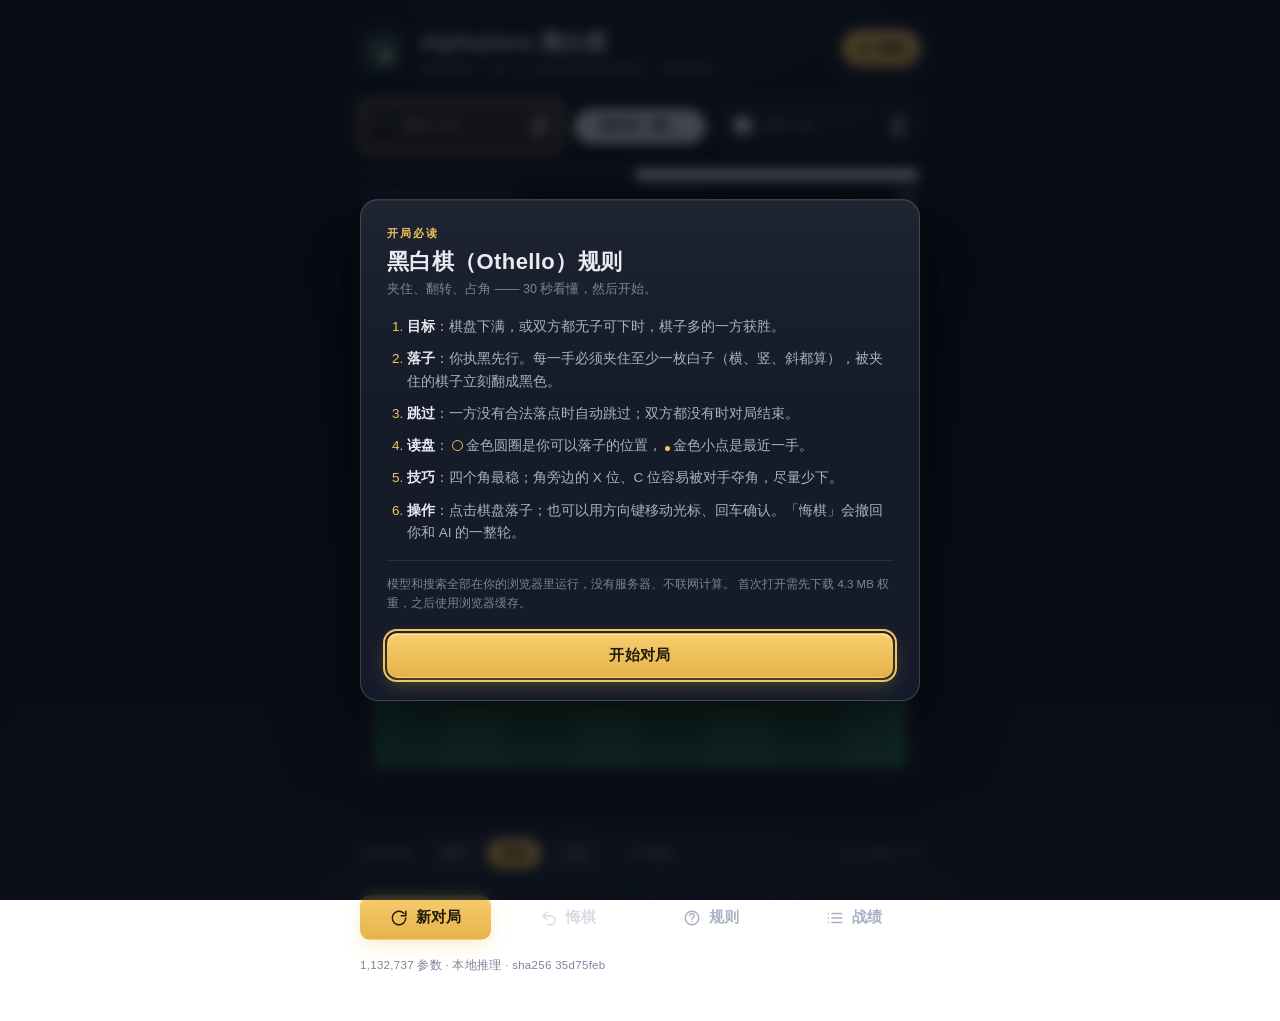
<file: web/index.html>
<!DOCTYPE html>
<html lang="zh-CN">
<head>
    <meta charset="UTF-8">
    <meta name="viewport" content="width=device-width, initial-scale=1.0">
    <meta name="description" content="AlphaZero 黑白棋：模型与 MCTS 全部在你的浏览器里运行，无服务器、无网络请求。">
    <meta name="theme-color" content="#0e1320">
    <title>AlphaZero 黑白棋 · 浏览器版</title>
    <link rel="icon" href="[data-uri]">
    <link rel="stylesheet" href="style.css">
</head>
<body>
    <main class="app">
        <header class="header">
            <div class="brand">
                <span class="brand-mark" aria-hidden="true">
                    <svg viewBox="0 0 32 32" fill="none">
                        <rect x="1" y="1" width="30" height="30" rx="7" fill="#256b4f"/>
                        <circle cx="12.5" cy="12.5" r="6.5" fill="#17191f" stroke="#f2f4f7" stroke-width="1.6"/>
                        <circle cx="20" cy="20" r="6.5" fill="#f4f5f8" stroke="#17191f" stroke-width="1.6"/>
                    </svg>
                </span>
                <div class="brand-text">
                    <h1>AlphaZero 黑白棋</h1>
                    <p class="subtitle">神经网络 + MCTS 全在本地浏览器运行 · 无服务器</p>
                </div>
            </div>
            <button class="chip chip-toggle coach-top" id="toggle-coach" type="button"
                    aria-pressed="false" aria-label="教练模式"
                    title="教练模式：提示、落子点评、终局复盘">
                <svg viewBox="0 0 24 24" fill="none" stroke="currentColor" stroke-width="2"
                     stroke-linecap="round" stroke-linejoin="round" aria-hidden="true">
                    <path d="M12 3 2 8l10 5 10-5-10-5Z"/>
                    <path d="M6 10v5c0 2 3 4 6 4s6-2 6-4v-5"/>
                </svg>
                <span>教练</span>
            </button>
        </header>

        <section class="score-panel" aria-label="比分">
            <div class="player-card is-black" id="black-card">
                <span class="dot" aria-hidden="true"></span>
                <span class="p-name">黑方 · 你</span>
                <b class="p-score" id="black-score">2</b>
            </div>
            <div class="turn-badge" id="turn-indicator">
                <span class="turn-ring" id="turn-ring" hidden aria-hidden="true"></span>
                <span id="turn-text">轮到黑棋</span>
            </div>
            <div class="player-card is-white" id="white-card">
                <span class="dot" aria-hidden="true"></span>
                <span class="p-name">白方 · AI</span>
                <b class="p-score" id="white-score">2</b>
            </div>
        </section>

        <section class="win-rate" aria-label="胜率评估">
            <div class="bar-track" aria-hidden="true">
                <div class="bar black" id="black-bar" style="width:50%"></div>
                <div class="bar white" id="white-bar" style="width:50%"></div>
            </div>
            <div class="rate-caption">
                <span>价值网络给出的黑方胜率估计</span>
                <span class="rate-num" id="win-rate-text">50%</span>
            </div>
        </section>

        <div class="board-wrap" id="board-wrap">
            <canvas id="board" width="480" height="480" tabindex="0" role="application"
                    aria-label="黑白棋棋盘，方向键移动光标，回车落子"></canvas>
        </div>

        <p id="status" role="status" aria-live="polite"></p>

        <section class="coach-panel" id="coach-panel" hidden>
            <div class="coach-line">
                <span class="coach-badge">教练</span>
                <span id="coach-text">打开后，AI 只分析、不下场。</span>
            </div>
            <div class="coach-hints" id="coach-hints" hidden></div>
            <div class="coach-actions">
                <button class="btn ghost coach-btn" id="btn-hint" type="button" disabled>提示</button>
                <button class="btn ghost coach-btn" id="btn-review" type="button" hidden>复盘</button>
            </div>
        </section>

        <section class="difficulty" aria-label="难度">
            <span class="difficulty-label">思考强度</span>
            <div class="chips" id="difficulty-chips">
                <button class="chip" data-sims="80" type="button">轻松</button>
                <button class="chip is-active" data-sims="160" type="button">标准</button>
                <button class="chip" data-sims="320" type="button">认真</button>
            </div>
            <button class="chip chip-toggle" id="toggle-candidates" type="button" aria-pressed="false">AI 思路</button>
            <span class="depth-note" id="depth-note">160 次模拟 / 步</span>
        </section>

        <div class="controls">
            <button class="btn primary" id="btn-new" type="button">
                <svg viewBox="0 0 24 24" fill="none" stroke="currentColor" stroke-width="2" stroke-linecap="round" stroke-linejoin="round" aria-hidden="true"><path d="M21 12a9 9 0 1 1-2.6-6.4"/><path d="M21 3v6h-6"/></svg>
                新对局
            </button>
            <button class="btn ghost" id="btn-undo" type="button">
                <svg viewBox="0 0 24 24" fill="none" stroke="currentColor" stroke-width="2" stroke-linecap="round" stroke-linejoin="round" aria-hidden="true"><path d="M9 14 4 9l5-5"/><path d="M4 9h10a6 6 0 0 1 0 12h-4"/></svg>
                悔棋
            </button>
            <button class="btn ghost" id="btn-rules" type="button" aria-label="查看游戏规则">
                <svg viewBox="0 0 24 24" fill="none" stroke="currentColor" stroke-width="2" stroke-linecap="round" stroke-linejoin="round" aria-hidden="true"><circle cx="12" cy="12" r="9"/><path d="M9.1 9a2.9 2.9 0 1 1 4.3 2.6c-.8.5-1.4 1-1.4 2"/><path d="M12 17h.01"/></svg>
                规则
            </button>
            <button class="btn ghost" id="btn-records" type="button" aria-haspopup="dialog" aria-controls="records">
                <svg viewBox="0 0 24 24" fill="none" stroke="currentColor" stroke-width="2" stroke-linecap="round" stroke-linejoin="round" aria-hidden="true"><path d="M8 6h13"/><path d="M8 12h13"/><path d="M8 18h13"/><path d="M3 6h.01"/><path d="M3 12h.01"/><path d="M3 18h.01"/></svg>
                战绩
            </button>
        </div>

        <footer class="meta">
            <span id="model-info">正在加载模型…</span>
            <span id="timing"></span>
        </footer>

        <noscript>
            <p class="meta">这个页面需要 JavaScript 才能运行本地推理。</p>
        </noscript>
    </main>

    <!-- 开局规则：每次打开页面时先显示，点「开始对局」或按 Esc 关闭 -->
    <div class="rules" id="rules" role="dialog" aria-modal="true" aria-labelledby="rules-title" hidden>
        <div class="rules-card" role="document">
            <p class="rules-kicker">开局必读</p>
            <h2 id="rules-title">黑白棋（Othello）规则</h2>
            <p class="rules-sub">夹住、翻转、占角 —— 30 秒看懂，然后开始。</p>

            <ol class="rules-list">
                <li><b>目标</b>：棋盘下满，或双方都无子可下时，棋子多的一方获胜。</li>
                <li><b>落子</b>：你执黑先行。每一手必须夹住至少一枚白子（横、竖、斜都算），被夹住的棋子立刻翻成黑色。</li>
                <li><b>跳过</b>：一方没有合法落点时自动跳过；双方都没有时对局结束。</li>
                <li><b>读盘</b>：<span class="legend-dot legal" aria-hidden="true"></span>金色圆圈是你可以落子的位置，<span class="legend-dot last" aria-hidden="true"></span>金色小点是最近一手。</li>
                <li><b>技巧</b>：四个角最稳；角旁边的 X 位、C 位容易被对手夺角，尽量少下。</li>
                <li><b>操作</b>：点击棋盘落子；也可以用方向键移动光标、回车确认。「悔棋」会撤回你和 AI 的一整轮。</li>
            </ol>

            <p class="rules-note">
                模型和搜索全部在你的浏览器里运行，没有服务器、不联网计算。
                首次打开需先下载 4.3 MB 权重，之后使用浏览器缓存。
            </p>

            <p class="rules-status" id="rules-status" role="status" aria-live="polite">
                正在加载模型（4.3 MB，首次打开会慢一些）…
            </p>
            <div class="progress-track rules-progress" id="rules-progress" hidden aria-hidden="true">
                <div class="progress-bar" id="rules-progress-bar"></div>
            </div>

            <div class="rules-actions">
                <button class="btn primary" id="btn-rules-start" type="button" aria-disabled="true">模型加载中…</button>
            </div>
        </div>
    </div>

    <!-- 战绩：只保留最近 30 局，存在 localStorage -->
    <div class="rules" id="records" role="dialog" aria-modal="true" aria-labelledby="records-title" hidden>
        <div class="rules-card records-card" role="document">
            <div class="records-head">
                <div>
                    <p class="rules-kicker">最近 30 局</p>
                    <h2 id="records-title">战绩记录</h2>
                </div>
                <button class="records-close" id="records-close" type="button" aria-label="关闭战绩">×</button>
            </div>
            <p class="rules-sub records-summary" id="records-summary">还没有对局记录。</p>
            <ol class="records-list" id="records-list"></ol>
            <div class="rules-actions">
                <button class="btn ghost" id="records-clear" type="button" disabled>清空记录</button>
            </div>
        </div>
    </div>

    <!-- 教练复盘：逐手重算，列出损失最大的几手 -->
    <div class="rules" id="review" role="dialog" aria-modal="true" aria-labelledby="review-title" hidden>
        <div class="rules-card review-card" role="document">
            <div class="records-head">
                <div>
                    <p class="rules-kicker">教练复盘</p>
                    <h2 id="review-title">本局复盘</h2>
                </div>
                <button class="records-close" id="review-close" type="button" aria-label="关闭复盘">×</button>
            </div>
            <p class="rules-sub" id="review-summary">正在准备…</p>
            <div class="review-progress" id="review-progress" hidden>
                <div class="progress-track"><div class="progress-bar" id="review-bar"></div></div>
                <p class="review-progress-text" id="review-progress-text"></p>
            </div>
            <ol class="review-list" id="review-list"></ol>
            <div class="review-board-wrap" id="review-board-wrap" hidden>
                <canvas id="review-board" width="320" height="320" aria-label="复盘局面"></canvas>
                <p class="rules-sub" id="review-detail"></p>
            </div>
            <div class="rules-actions">
                <button class="btn ghost" id="review-close-btn" type="button">关闭</button>
            </div>
        </div>
    </div>

    <script src="engine.js"></script>
    <script src="endgame.js"></script>
    <script src="net.js"></script>
    <script src="mcts.js"></script>
    <script src="coach.js"></script>
    <script src="app.js"></script>
</body>
</html>
</file>
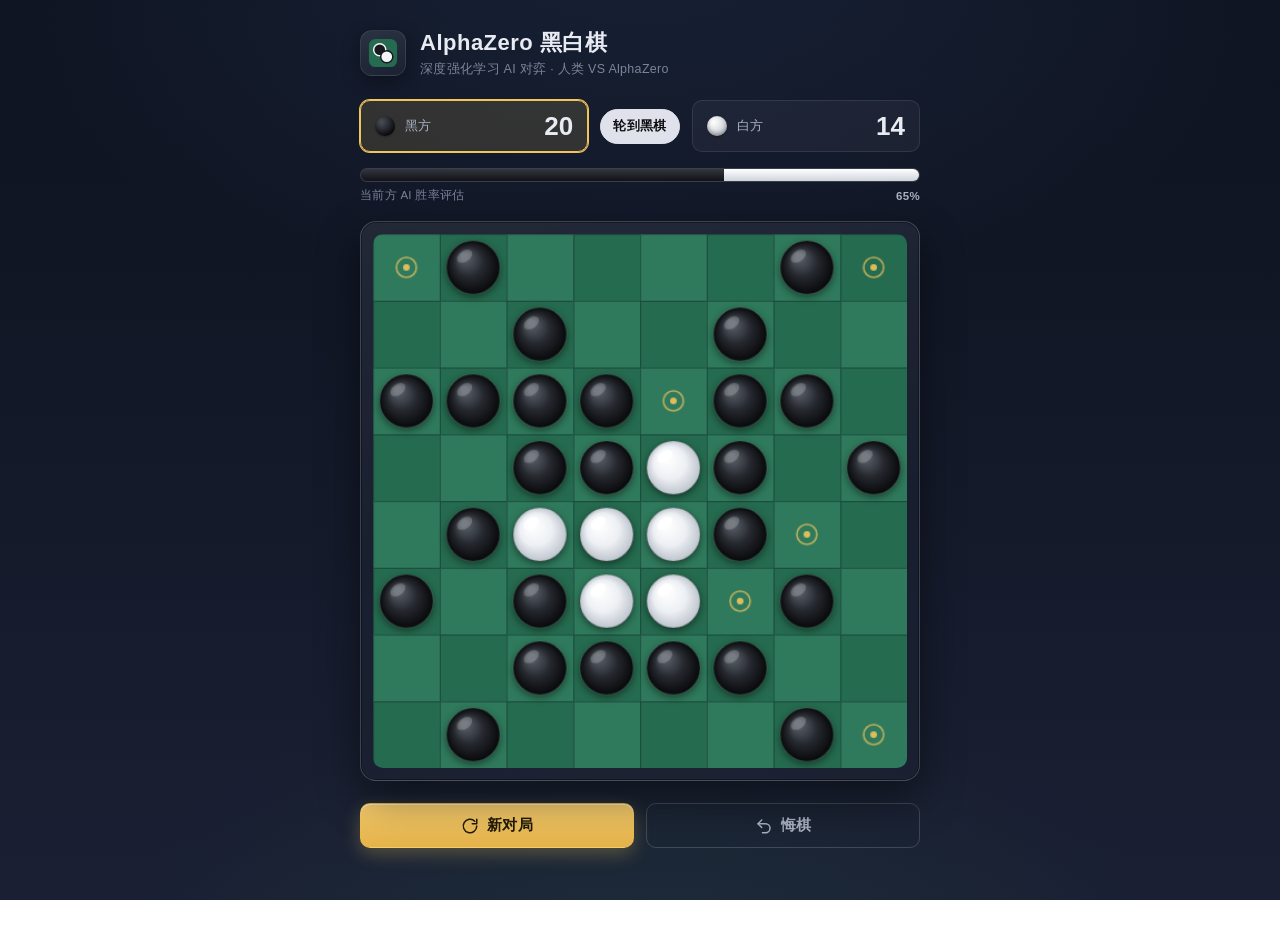
<file: 预览_视觉效果.html>
<!DOCTYPE html>
<html lang="zh-CN">
<head>
    <meta charset="UTF-8">
    <meta name="viewport" content="width=device-width, initial-scale=1.0">
    <title>AlphaZero 黑白棋（自检预览）</title>
    <link rel="icon" href="[data-uri]">
    <style>
    /* ===== 内联 style.css ===== */
:root {
    --bg-top: #0e1320;
    --bg-bottom: #1a1f33;
    --panel: rgba(255, 255, 255, 0.045);
    --panel-strong: rgba(255, 255, 255, 0.07);
    --border: rgba(255, 255, 255, 0.09);
    --border-strong: rgba(255, 255, 255, 0.16);
    --text-main: #e8ebf2;
    --text-mid: #a9b1c2;
    --text-dim: #7c8498;
    --black: #17191f;
    --white: #f4f5f8;
    --accent: #f2c45c;
    --accent-soft: rgba(242, 196, 92, 0.14);
    --board-a: #2f7a5c;
    --board-b: #256b4f;
    --board-line: rgba(14, 19, 32, 0.55);
    --radius: 16px;
    --radius-sm: 10px;
    --font: -apple-system, BlinkMacSystemFont, "Segoe UI", "PingFang SC",
            "Microsoft YaHei", "Helvetica Neue", Arial, sans-serif;
}
* { box-sizing: border-box; }
html, body { margin: 0; padding: 0; }
body {
    font-family: var(--font);
    color: var(--text-main);
    min-height: 100vh;
    background:
        radial-gradient(1200px 640px at 50% -10%, rgba(60, 92, 140, 0.22), transparent 60%),
        radial-gradient(900px 560px at 50% 112%, rgba(47, 122, 92, 0.16), transparent 62%),
        linear-gradient(180deg, var(--bg-top) 0%, var(--bg-bottom) 100%);
    background-attachment: fixed;
    display: flex;
    flex-direction: column;
    align-items: center;
    padding: 28px 16px 48px;
}
.app { width: 100%; max-width: 560px; display: flex; flex-direction: column; align-items: center; }
.header { width: 100%; margin-bottom: 22px; }
.brand { display: flex; align-items: center; gap: 14px; }
.brand-mark {
    flex: 0 0 auto; width: 46px; height: 46px; border-radius: 12px;
    display: grid; place-items: center;
    background: linear-gradient(160deg, rgba(255,255,255,0.10), rgba(255,255,255,0.03));
    border: 1px solid var(--border);
    box-shadow: 0 6px 18px rgba(0, 0, 0, 0.35);
}
.brand-mark svg { width: 30px; height: 30px; }
.brand-text h1 { margin: 0; font-size: 22px; font-weight: 700; letter-spacing: 0.5px; color: var(--text-main); }
.brand-text .subtitle { margin: 3px 0 0; font-size: 12.5px; letter-spacing: 0.3px; color: var(--text-dim); }
.score-panel { width: 100%; display: grid; grid-template-columns: 1fr auto 1fr; gap: 12px; align-items: stretch; margin-bottom: 16px; }
.player-card {
    position: relative; display: flex; align-items: center; gap: 10px; padding: 12px 14px;
    background: var(--panel); border: 1px solid var(--border); border-radius: var(--radius-sm);
    transition: border-color 0.25s ease, background 0.25s ease, transform 0.25s ease, box-shadow 0.25s ease;
    overflow: hidden;
}
.player-card.is-active { border-color: var(--accent); background: var(--accent-soft); box-shadow: 0 0 0 1px var(--accent); }
.player-card .dot { flex: 0 0 auto; width: 20px; height: 20px; border-radius: 50%; box-shadow: inset 0 -2px 4px rgba(0,0,0,0.35), 0 1px 2px rgba(0,0,0,0.3); }
.player-card.is-black .dot { background: radial-gradient(circle at 32% 30%, #4a4f57, #0a0b0d 78%); }
.player-card.is-white .dot { background: radial-gradient(circle at 32% 30%, #ffffff, #c4c9d0 82%); }
.player-card .p-name { font-size: 13px; color: var(--text-mid); }
.player-card .p-score { margin-left: auto; font-size: 26px; font-weight: 700; font-variant-numeric: tabular-nums; line-height: 1; color: var(--text-main); }
.turn-badge {
    align-self: center; padding: 8px 12px; border-radius: 999px; font-size: 12.5px; font-weight: 600;
    letter-spacing: 0.4px; white-space: nowrap; background: var(--panel-strong);
    border: 1px solid var(--border-strong); color: var(--text-mid); text-align: center;
}
.turn-badge.is-black { color: #0c0d10; background: #dfe2ea; border-color: #dfe2ea; }
.turn-badge.is-white { color: #0c0d10; background: #ffffff; border-color: #ffffff; }
.turn-badge.is-done   { color: var(--accent); background: var(--accent-soft); border-color: var(--accent); }
.win-rate { width: 100%; margin-bottom: 18px; }
.bar-track { display: flex; height: 14px; border-radius: 999px; overflow: hidden; background: rgba(255,255,255,0.08); border: 1px solid var(--border); }
.bar-track .bar { height: 100%; transition: width 0.5s cubic-bezier(0.22, 1, 0.36, 1); }
.bar-track .black { background: linear-gradient(180deg, #33363d, #101216); }
.bar-track .white { background: linear-gradient(180deg, #ffffff, #cfd3db); }
.rate-caption { display: flex; justify-content: space-between; align-items: center; margin-top: 6px; font-size: 11.5px; color: var(--text-dim); letter-spacing: 0.3px; }
.rate-caption .rate-num { font-weight: 600; color: var(--text-mid); font-variant-numeric: tabular-nums; }
.board-wrap {
    position: relative; width: 100%; padding: 12px;
    background: linear-gradient(170deg, rgba(255,255,255,0.07), rgba(255,255,255,0.02) 55%), rgba(20, 26, 42, 0.55);
    border: 1px solid var(--border-strong); border-radius: var(--radius);
    box-shadow: 0 18px 44px rgba(0, 0, 0, 0.45), 0 0 0 1px rgba(0, 0, 0, 0.35) inset;
}
#board { display: block; width: 100%; height: auto; border-radius: 10px; cursor: pointer; touch-action: manipulation; -webkit-user-select: none; user-select: none; }
.controls { display: flex; gap: 12px; margin-top: 22px; width: 100%; }
.btn {
    display: inline-flex; align-items: center; justify-content: center; gap: 8px; flex: 1; padding: 12px 18px;
    font-size: 15px; font-weight: 600; font-family: inherit; letter-spacing: 0.3px; border-radius: var(--radius-sm);
    cursor: pointer; border: 1px solid transparent; transition: transform 0.15s ease, box-shadow 0.2s ease, background 0.2s ease;
    user-select: none;
}
.btn svg { width: 18px; height: 18px; flex: 0 0 auto; }
.btn.primary { background: linear-gradient(180deg, #f6cd6e, #e6b34a); color: #201a08; box-shadow: 0 6px 18px rgba(242,196,92,0.28), inset 0 1px 0 rgba(255,255,255,0.5); }
.btn.primary:hover { box-shadow: 0 8px 24px rgba(242,196,92,0.4), inset 0 1px 0 rgba(255,255,255,0.5); }
.btn.ghost { background: transparent; color: var(--text-mid); border-color: var(--border-strong); }
.btn.ghost:hover { color: var(--text-main); background: var(--panel-strong); border-color: var(--border-strong); }
.btn:active { transform: translateY(1px); }
.btn:focus-visible { outline: 2px solid var(--accent); outline-offset: 2px; }
#status { margin: 18px 0 0; min-height: 20px; font-size: 15px; font-weight: 600; letter-spacing: 0.4px; color: var(--accent); text-align: center; }
@media (prefers-reduced-motion: reduce) { .bar-track .bar { transition: none; } .player-card { transition: none; } .btn { transition: none; } }
@media (max-width: 460px) {
    body { padding: 20px 12px 40px; }
    .brand-text h1 { font-size: 19px; }
    .brand-text .subtitle { font-size: 13px; }
    .brand-mark { width: 40px; height: 40px; border-radius: 10px; }
    .brand-mark svg { width: 26px; height: 26px; }
    .score-panel { gap: 8px; }
    .player-card { flex-direction: column; align-items: center; gap: 4px; padding: 10px 8px; text-align: center; }
    .player-card .p-name { font-size: 14px; }
    .player-card .p-score { margin-left: 0; font-size: 22px; }
    .turn-badge { padding: 8px 8px; font-size: 12px; }
    .rate-caption { font-size: 12.5px; }
    .controls { flex-direction: column; }
    .btn { padding: 12px; }
}
    </style>
</head>
<body>
    <main class="app">
        <header class="header">
            <div class="brand">
                <span class="brand-mark" aria-hidden="true">
                    <svg viewBox="0 0 32 32" fill="none">
                        <rect x="1" y="1" width="30" height="30" rx="7" fill="#256b4f"/>
                        <circle cx="12.5" cy="12.5" r="6.5" fill="#17191f" stroke="#f2f4f7" stroke-width="1.6"/>
                        <circle cx="20" cy="20" r="6.5" fill="#f4f5f8" stroke="#17191f" stroke-width="1.6"/>
                    </svg>
                </span>
                <div class="brand-text">
                    <h1>AlphaZero 黑白棋</h1>
                    <p class="subtitle">深度强化学习 AI 对弈 · 人类 VS AlphaZero</p>
                </div>
            </div>
        </header>

        <section class="score-panel" aria-label="比分">
            <div class="player-card is-black is-active" id="black-card">
                <span class="dot" aria-hidden="true"></span>
                <span class="p-name">黑方</span>
                <b class="p-score" id="black-score">2</b>
            </div>
            <div class="turn-badge is-black" id="turn-indicator">轮到黑棋</div>
            <div class="player-card is-white" id="white-card">
                <span class="dot" aria-hidden="true"></span>
                <span class="p-name">白方</span>
                <b class="p-score" id="white-score">2</b>
            </div>
        </section>

        <section class="win-rate" aria-label="AI 胜率评估">
            <div class="bar-track" aria-hidden="true">
                <div class="bar black" id="black-bar"></div>
                <div class="bar white" id="white-bar"></div>
            </div>
            <div class="rate-caption">
                <span>当前方 AI 胜率评估</span>
                <span class="rate-num" id="win-rate-text">50%</span>
            </div>
        </section>

        <div class="board-wrap">
            <canvas id="board" width="480" height="480"></canvas>
        </div>

        <div class="controls">
            <button class="btn primary" onclick="newGame()">
                <svg viewBox="0 0 24 24" fill="none" stroke="currentColor" stroke-width="2" stroke-linecap="round" stroke-linejoin="round" aria-hidden="true"><path d="M21 12a9 9 0 1 1-2.6-6.4"/><path d="M21 3v6h-6"/></svg>
                新对局
            </button>
            <button class="btn ghost" onclick="undoMove()">
                <svg viewBox="0 0 24 24" fill="none" stroke="currentColor" stroke-width="2" stroke-linecap="round" stroke-linejoin="round" aria-hidden="true"><path d="M9 14 4 9l5-5"/><path d="M4 9h10a6 6 0 0 1 0 12h-4"/></svg>
                悔棋
            </button>
        </div>

        <p id="status" role="status" aria-live="polite"></p>
    </main>

    <script>
    // ===== 内联 app.js 渲染逻辑（自检用，模拟数据，不访问后端）=====
    const BOARD_SIZE = 8;
    const CELL_SIZE = 60;
    const canvas = document.getElementById('board');
    const ctx = canvas.getContext('2d');

    let boardState = null;
    let isAiThinking = false;
    let anims = [];
    let lastBoard = null;
    let hoverCell = null;
    let hoverDirty = false;

    function easeOutBack(t) { const c1 = 1.70158, c3 = c1 + 1; return 1 + c3 * Math.pow(t - 1, 3) + c1 * Math.pow(t - 1, 2); }
    function detectNewCells() {
        const newCells = [];
        if (lastBoard) {
            for (let r = 0; r < BOARD_SIZE; r++)
                for (let c = 0; c < BOARD_SIZE; c++)
                    if (!lastBoard[r][c] && boardState.board[r][c]) newCells.push([r, c]);
        }
        lastBoard = boardState.board.map(row => row.slice());
        return newCells;
    }
    function frame() {
        let running = false;
        for (const a of anims) { a.t += 0.11; if (a.t < 1) running = true; }
        anims = anims.filter(a => a.t < 1);
        drawBoard();
        if (running) requestAnimationFrame(frame);
    }
    function drawPiece(cx, cy, radius, player) {
        if (radius <= 0.5) return;
        ctx.save();
        ctx.shadowColor = 'rgba(0,0,0,0.5)';
        ctx.shadowBlur = radius * 0.3;
        ctx.shadowOffsetY = radius * 0.1;
        const grad = ctx.createRadialGradient(cx - radius * 0.32, cy - radius * 0.4, radius * 0.12, cx, cy, radius);
        if (player === 1) { grad.addColorStop(0, '#575d66'); grad.addColorStop(0.5, '#25282e'); grad.addColorStop(1, '#08090b'); }
        else { grad.addColorStop(0, '#ffffff'); grad.addColorStop(0.55, '#edf0f4'); grad.addColorStop(1, '#c0c6cf'); }
        ctx.beginPath(); ctx.arc(cx, cy, radius, 0, Math.PI * 2); ctx.fillStyle = grad; ctx.fill();
        ctx.restore();
        ctx.beginPath(); ctx.arc(cx, cy, radius, 0, Math.PI * 2);
        ctx.lineWidth = Math.max(1, radius * 0.05);
        ctx.strokeStyle = player === 1 ? 'rgba(255,255,255,0.10)' : 'rgba(0,0,0,0.14)';
        ctx.stroke();
        ctx.beginPath();
        ctx.ellipse(cx - radius * 0.32, cy - radius * 0.42, radius * 0.32, radius * 0.2, -0.6, 0, Math.PI * 2);
        ctx.fillStyle = player === 1 ? 'rgba(255,255,255,0.20)' : 'rgba(255,255,255,0.9)';
        ctx.fill();
    }
    function drawBoard() {
        ctx.clearRect(0, 0, canvas.width, canvas.height);
        for (let r = 0; r < BOARD_SIZE; r++)
            for (let c = 0; c < BOARD_SIZE; c++) {
                ctx.fillStyle = (r + c) % 2 === 0 ? '#2f7a5c' : '#256b4f';
                ctx.fillRect(c * CELL_SIZE, r * CELL_SIZE, CELL_SIZE, CELL_SIZE);
                ctx.strokeStyle = 'rgba(10, 16, 26, 0.35)';
                ctx.lineWidth = 1;
                ctx.strokeRect(c * CELL_SIZE + 0.5, r * CELL_SIZE + 0.5, CELL_SIZE, CELL_SIZE);
            }
        if (hoverCell && !boardState.game_over && !isAiThinking) {
            const [hr, hc] = hoverCell;
            ctx.fillStyle = 'rgba(242, 196, 92, 0.13)';
            ctx.fillRect(hc * CELL_SIZE, hr * CELL_SIZE, CELL_SIZE, CELL_SIZE);
        }
        for (let r = 0; r < BOARD_SIZE; r++)
            for (let c = 0; c < BOARD_SIZE; c++) {
                const piece = boardState.board[r][c];
                if (piece === 0) continue;
                const cx = c * CELL_SIZE + CELL_SIZE / 2;
                const cy = r * CELL_SIZE + CELL_SIZE / 2;
                const a = anims.find(x => x.row === r && x.col === c);
                if (a) {
                    const sx = Math.sin(a.t * Math.PI / 2);
                    ctx.save();
                    ctx.globalAlpha = 0.3 + 0.7 * a.t;
                    ctx.translate(cx, cy);
                    ctx.scale(sx, 1);
                    drawPiece(0, 0, CELL_SIZE * 0.4, piece);
                    ctx.restore();
                } else drawPiece(cx, cy, CELL_SIZE * 0.4, piece);
            }
        if (!boardState.game_over && !isAiThinking) {
            for (const [r, c] of boardState.legal_moves) {
                const cx = c * CELL_SIZE + CELL_SIZE / 2;
                const cy = r * CELL_SIZE + CELL_SIZE / 2;
                const hovering = hoverCell && hoverCell[0] === r && hoverCell[1] === c;
                ctx.beginPath(); ctx.arc(cx, cy, CELL_SIZE * (hovering ? 0.2 : 0.15), 0, Math.PI * 2);
                ctx.strokeStyle = hovering ? 'rgba(242,196,92,0.95)' : 'rgba(242,196,92,0.7)';
                ctx.lineWidth = hovering ? 2.2 : 1.6;
                ctx.stroke();
                ctx.beginPath(); ctx.arc(cx, cy, CELL_SIZE * 0.05, 0, Math.PI * 2);
                ctx.fillStyle = 'rgba(242,196,92,0.9)';
                ctx.fill();
            }
        }
    }
    function updateDom() {
        document.getElementById('black-score').textContent = boardState.black_score;
        document.getElementById('white-score').textContent = boardState.white_score;
        const blackCard = document.getElementById('black-card');
        const whiteCard = document.getElementById('white-card');
        const turn = document.getElementById('turn-indicator');
        if (boardState.game_over) {
            blackCard.classList.remove('is-active'); whiteCard.classList.remove('is-active');
            turn.textContent = '对局结束'; turn.className = 'turn-badge is-done';
        } else {
            const isBlackTurn = boardState.current_player === 1;
            blackCard.classList.toggle('is-active', isBlackTurn);
            whiteCard.classList.toggle('is-active', !isBlackTurn);
            turn.textContent = isBlackTurn ? '轮到黑棋' : '轮到白棋';
            turn.className = 'turn-badge ' + (isBlackTurn ? 'is-black' : 'is-white');
        }
        const blackBar = document.getElementById('black-bar');
        const whiteBar = document.getElementById('white-bar');
        const rateText = document.getElementById('win-rate-text');
        if (blackBar && whiteBar && boardState.win_rate !== undefined) {
            const rate = boardState.win_rate;
            if (boardState.current_player === 1) { blackBar.style.width = (rate * 100) + '%'; whiteBar.style.width = ((1 - rate) * 100) + '%'; }
            else { whiteBar.style.width = (rate * 100) + '%'; blackBar.style.width = ((1 - rate) * 100) + '%'; }
            if (rateText) rateText.textContent = Math.round(rate * 100) + '%';
        }
    }
    function render() {
        const newCells = detectNewCells();
        for (const nc of newCells) anims.push({ row: nc[0], col: nc[1], t: 0 });
        if (newCells.length && !boardState.game_over) requestAnimationFrame(frame);
        updateDom();
        drawBoard();
    }
    function newGame() { /* noop for preview */ }
    function undoMove() { /* noop for preview */ }

    // ===== 模拟对局数据（中盘，黑方轮）=====
    const mockBoard = [
        [0,1,0,0,0,0,1,0],
        [0,0,1,0,0,1,0,0],
        [1,1,1,1,0,1,1,0],
        [0,0,1,1,2,1,0,1],
        [0,1,2,2,2,1,0,0],
        [1,0,1,2,2,0,1,0],
        [0,0,1,1,1,1,0,0],
        [0,1,0,0,0,0,1,0]
    ];
    boardState = {
        board: mockBoard,
        current_player: 1,
        legal_moves: [[0,0],[0,7],[2,4],[4,6],[5,5],[7,7]],
        game_over: false,
        black_score: 20,
        white_score: 14,
        winner: null,
        win_rate: 0.65
    };
    render();
    </script>
</body>
</html>
</file>
<file: web/style.css>
/* ============================================================
   AlphaZero 黑白棋 · 视觉样式
   设计方向：现代克制的深色「AI 对弈」质感
   - 深蓝黑渐变背景 + 柔和光晕
   - 黑/白双阵营卡片 + 金色强调色（同体系派生）
   - 精致棋盘：立体棋子、落子动画、合法步提示、悬浮高亮
   ============================================================ */

:root {
    /* 基础色板（从原 #1a1a2e 深蓝派生，保持同一色相体系） */
    --bg-top: #0e1320;
    --bg-bottom: #1a1f33;
    --panel: rgba(255, 255, 255, 0.045);
    --panel-strong: rgba(255, 255, 255, 0.07);
    --border: rgba(255, 255, 255, 0.09);
    --border-strong: rgba(255, 255, 255, 0.16);

    /* 文字 */
    --text-main: #e8ebf2;
    --text-mid: #a9b1c2;
    --text-dim: #7c8498;

    /* 阵营 */
    --black: #17191f;
    --white: #f4f5f8;

    /* 金色强调（继承原 #f0c040，略提亮、降低饱和，克制使用） */
    --accent: #f2c45c;
    --accent-soft: rgba(242, 196, 92, 0.14);

    /* 棋盘 */
    --board-a: #2f7a5c;   /* 浅格 */
    --board-b: #256b4f;   /* 深格 */
    --board-line: rgba(14, 19, 32, 0.55);

    --radius: 16px;
    --radius-sm: 10px;

    --font: -apple-system, BlinkMacSystemFont, "Segoe UI", "PingFang SC",
            "Microsoft YaHei", "Helvetica Neue", Arial, sans-serif;
}

* { box-sizing: border-box; }

html, body { margin: 0; padding: 0; }

body {
    font-family: var(--font);
    color: var(--text-main);
    min-height: 100vh;
    -webkit-tap-highlight-color: transparent;
    background:
        radial-gradient(1200px 640px at 50% -10%, rgba(60, 92, 140, 0.22), transparent 60%),
        radial-gradient(900px 560px at 50% 112%, rgba(47, 122, 92, 0.16), transparent 62%),
        linear-gradient(180deg, var(--bg-top) 0%, var(--bg-bottom) 100%);
    background-attachment: fixed;
    display: flex;
    flex-direction: column;
    align-items: center;
    padding: 28px 16px 48px;
}

/* ---------- 主容器 ---------- */
.app {
    width: 100%;
    max-width: 560px;
    display: flex;
    flex-direction: column;
    align-items: center;
}

/* ---------- 标题区 ---------- */
.header {
    width: 100%;
    margin-bottom: 22px;
    display: flex;
    align-items: center;
    gap: 12px;
}

.coach-top {
    flex: 0 0 auto;
    align-self: flex-start;
    margin-top: 2px;
}

.brand {
    display: flex;
    align-items: center;
    gap: 14px;
    flex: 1 1 auto;
    min-width: 0;
}

.brand-mark {
    flex: 0 0 auto;
    width: 46px;
    height: 46px;
    border-radius: 12px;
    display: grid;
    place-items: center;
    background: linear-gradient(160deg, rgba(255,255,255,0.10), rgba(255,255,255,0.03));
    border: 1px solid var(--border);
    box-shadow: 0 6px 18px rgba(0, 0, 0, 0.35);
}

.brand-mark svg { width: 30px; height: 30px; }

.brand-text h1 {
    margin: 0;
    font-size: 22px;
    font-weight: 700;
    letter-spacing: 0.5px;
    color: var(--text-main);
}

.brand-text .subtitle {
    margin: 3px 0 0;
    font-size: 12.5px;
    letter-spacing: 0.3px;
    color: var(--text-dim);
}

/* ---------- 分数面板 ---------- */
.score-panel {
    width: 100%;
    display: grid;
    grid-template-columns: 1fr auto 1fr;
    gap: 12px;
    align-items: stretch;
    margin-bottom: 16px;
}

.player-card {
    position: relative;
    display: flex;
    align-items: center;
    gap: 10px;
    padding: 12px 14px;
    background: var(--panel);
    border: 1px solid var(--border);
    border-radius: var(--radius-sm);
    transition: border-color 0.25s ease, background 0.25s ease,
                transform 0.25s ease, box-shadow 0.25s ease;
    overflow: hidden;
}

.player-card.is-active {
    border-color: var(--accent);
    background: var(--accent-soft);
    box-shadow: 0 0 0 1px var(--accent);
}

.player-card .dot {
    flex: 0 0 auto;
    width: 20px;
    height: 20px;
    border-radius: 50%;
    box-shadow: inset 0 -2px 4px rgba(0,0,0,0.35), 0 1px 2px rgba(0,0,0,0.3);
}

.player-card.is-black .dot { background: radial-gradient(circle at 32% 30%, #4a4f57, #0a0b0d 78%); }
.player-card.is-white .dot { background: radial-gradient(circle at 32% 30%, #ffffff, #c4c9d0 82%); }

.player-card .p-name {
    font-size: 13px;
    color: var(--text-mid);
}

.player-card .p-score {
    margin-left: auto;
    font-size: 26px;
    font-weight: 700;
    font-variant-numeric: tabular-nums;
    line-height: 1;
    color: var(--text-main);
}

/* ---------- 回合徽章 ---------- */
.turn-badge {
    align-self: center;
    display: inline-flex;
    align-items: center;
    gap: 6px;
    justify-content: center;
    min-width: 132px;
    padding: 8px 12px;
    border-radius: 999px;
    font-size: 12.5px;
    font-weight: 600;
    letter-spacing: 0.4px;
    white-space: nowrap;
    background: var(--panel-strong);
    border: 1px solid var(--border-strong);
    color: var(--text-mid);
    text-align: center;
}

/* 思考时嵌在徽章里的确定进度环 */
.turn-ring {
    width: 13px;
    height: 13px;
    border-radius: 50%;
    flex: 0 0 auto;
    position: relative;
    background: conic-gradient(var(--accent) var(--p, 0deg), rgba(0, 0, 0, 0.16) 0);
}

.turn-ring::after {
    content: '';
    position: absolute;
    inset: 3px;
    border-radius: 50%;
    background: #ffffff;
}

.turn-ring[hidden] { display: none; }

.turn-badge.is-black { color: #0c0d10; background: #dfe2ea; border-color: #dfe2ea; }
.turn-badge.is-white { color: #0c0d10; background: #ffffff; border-color: #ffffff; }
.turn-badge.is-done   { color: var(--accent); background: var(--accent-soft); border-color: var(--accent); }

/* ---------- 胜率条 ---------- */
.win-rate {
    width: 100%;
    margin-bottom: 18px;
}

.bar-track {
    display: flex;
    height: 14px;
    border-radius: 999px;
    overflow: hidden;
    background: rgba(255, 255, 255, 0.08);
    border: 1px solid var(--border);
}

.bar-track .bar { height: 100%; transition: width 0.5s cubic-bezier(0.22, 1, 0.36, 1); }
.bar-track .black { background: linear-gradient(180deg, #33363d, #101216); }
.bar-track .white { background: linear-gradient(180deg, #ffffff, #cfd3db); }

.rate-caption {
    display: flex;
    justify-content: space-between;
    align-items: center;
    margin-top: 6px;
    font-size: 11.5px;
    color: var(--text-dim);
    letter-spacing: 0.3px;
}

.rate-caption .rate-num {
    font-weight: 600;
    color: var(--text-mid);
    font-variant-numeric: tabular-nums;
}

/* ---------- 棋盘 ---------- */
.board-wrap {
    position: relative;
    width: 100%;
    padding: 12px;
    background:
        linear-gradient(170deg, rgba(255,255,255,0.07), rgba(255,255,255,0.02) 55%),
        rgba(20, 26, 42, 0.55);
    border: 1px solid var(--border-strong);
    border-radius: var(--radius);
    box-shadow:
        0 18px 44px rgba(0, 0, 0, 0.45),
        0 0 0 1px rgba(0, 0, 0, 0.35) inset;
}

#board {
    display: block;
    width: 100%;
    height: auto;
    border-radius: 10px;
    cursor: pointer;
    touch-action: manipulation;
    -webkit-user-select: none;
    user-select: none;
    /* 去掉点击时的蓝色 tap highlight 与默认焦点框；
       键盘操作的可视反馈由画布内的虚线光标负责 */
    -webkit-tap-highlight-color: transparent;
    outline: none;
}

/* ---------- 控制区 ---------- */
.controls {
    display: flex;
    gap: 12px;
    margin-top: 22px;
    width: 100%;
}

.btn {
    display: inline-flex;
    align-items: center;
    justify-content: center;
    gap: 8px;
    flex: 1;
    padding: 12px 18px;
    font-size: 15px;
    font-weight: 600;
    font-family: inherit;
    letter-spacing: 0.3px;
    border-radius: var(--radius-sm);
    cursor: pointer;
    border: 1px solid transparent;
    transition: transform 0.15s ease, box-shadow 0.2s ease, background 0.2s ease;
    user-select: none;
}

.btn svg { width: 18px; height: 18px; flex: 0 0 auto; }

.btn.primary {
    background: linear-gradient(180deg, #f6cd6e, #e6b34a);
    color: #201a08;
    box-shadow: 0 6px 18px rgba(242, 196, 92, 0.28), inset 0 1px 0 rgba(255,255,255,0.5);
}

.btn.primary:hover { box-shadow: 0 8px 24px rgba(242, 196, 92, 0.4), inset 0 1px 0 rgba(255,255,255,0.5); }

.btn.ghost {
    background: transparent;
    color: var(--text-mid);
    border-color: var(--border-strong);
}

.btn.ghost:hover {
    color: var(--text-main);
    background: var(--panel-strong);
    border-color: var(--border-strong);
}

.btn:active { transform: translateY(1px); }
.btn:focus-visible { outline: 2px solid var(--accent); outline-offset: 2px; }

/* ---------- 状态消息 ---------- */
#status {
    margin: 18px 0 0;
    min-height: 20px;
    font-size: 15px;
    font-weight: 600;
    letter-spacing: 0.4px;
    color: var(--accent);
    text-align: center;
}

/* ---------- 键盘可达焦点 ---------- */
@media (prefers-reduced-motion: reduce) {
    .bar-track .bar { transition: none; }
    .player-card { transition: none; }
    .btn { transition: none; }
    .player-card.is-thinking,
    .board-wrap.is-thinking { animation: none; }
}

/* ---------- 响应式：窄屏 ---------- */
@media (max-width: 460px) {
    body { padding: 20px 12px 40px; }
    .brand-text h1 { font-size: 19px; }
    .brand-text .subtitle { font-size: 13px; }
    .brand-mark { width: 40px; height: 40px; border-radius: 10px; }
    .brand-mark svg { width: 26px; height: 26px; }

    .score-panel { gap: 8px; }
    .player-card { flex-direction: column; align-items: center; gap: 4px; padding: 10px 8px; text-align: center; }
    .player-card .p-name { font-size: 14px; }
    .player-card .p-score { margin-left: 0; font-size: 22px; }
    .turn-badge { padding: 8px 8px; font-size: 12px; min-width: 120px; }
    .rate-caption { font-size: 12.5px; }

    .controls { flex-direction: column; }
    .btn { padding: 12px; }
}

/* ---------- 浏览器版本地推理新增 ---------- */

/* ---------- 教练 ---------- */
.coach-panel {
    width: 100%;
    margin-top: 12px;
    padding: 10px 12px;
    display: flex;
    align-items: center;
    gap: 10px;
    flex-wrap: wrap;
    border: 1px solid rgba(242, 196, 92, 0.25);
    border-radius: 12px;
    background: rgba(242, 196, 92, 0.06);
}

.coach-panel[hidden] { display: none; }

.coach-line {
    flex: 1 1 240px;
    display: flex;
    align-items: center;
    gap: 8px;
    font-size: 13px;
    line-height: 1.5;
    color: var(--text-mid);
}

.coach-badge {
    flex: 0 0 auto;
    font-size: 11px;
    font-weight: 700;
    letter-spacing: 0.12em;
    color: var(--accent);
}

.coach-actions { display: flex; gap: 8px; }

.coach-hints {
    width: 100%;
    display: flex;
    gap: 6px;
    flex-wrap: wrap;
}

.coach-hints[hidden] { display: none; }

.coach-hint-btn {
    padding: 5px 10px;
    font-size: 12px;
    color: var(--accent);
    border: 1px solid rgba(242, 196, 92, 0.35);
    background: rgba(242, 196, 92, 0.08);
}

.coach-hint-btn:hover {
    color: var(--accent);
    background: rgba(242, 196, 92, 0.18);
    border-color: rgba(242, 196, 92, 0.65);
}

.coach-btn {
    flex: 0 0 auto;
    padding: 8px 16px;
    font-size: 13px;
}

/* ---------- 教练复盘 ---------- */
.review-card { width: min(560px, 100%); }

.review-progress { margin: 10px 0 8px; }

.review-progress-text {
    margin: 6px 0 0;
    font-size: 12px;
    color: var(--text-dim);
}

.review-list {
    list-style: none;
    margin: 0;
    padding: 0;
    max-height: 34vh;
    overflow: auto;
}

.review-list li {
    display: grid;
    grid-template-columns: 58px 48px 1fr auto;
    align-items: center;
    gap: 8px;
    padding: 9px 0;
    border-bottom: 1px solid rgba(255, 255, 255, 0.08);
    font-size: 13px;
    cursor: pointer;
}

.review-list li:last-child { border-bottom: 0; }
.review-list li:hover,
.review-list li.is-active { background: rgba(255, 255, 255, 0.04); }

.review-list li.review-empty {
    display: block;
    text-align: center;
    color: var(--text-dim);
    cursor: default;
    padding: 18px 0;
}

.rv-ply { color: var(--text-dim); font-variant-numeric: tabular-nums; white-space: nowrap; }
.rv-move { font-weight: 600; color: var(--text-main); }
.rv-loss { color: #ff8a7a; font-variant-numeric: tabular-nums; }
.rv-best { color: var(--accent); font-size: 12px; white-space: nowrap; }

.review-board-wrap {
    margin-top: 12px;
    display: flex;
    gap: 14px;
    align-items: flex-start;
    flex-wrap: wrap;
}

.review-board-wrap[hidden] { display: none; }

#review-board {
    width: min(240px, 100%);
    height: auto;
    border-radius: 10px;
    background: #1b5e45;
}

.review-board-wrap .rules-sub { flex: 1 1 180px; margin: 0; }

@media (max-width: 460px) {
    .review-list li { grid-template-columns: 58px 44px 1fr auto; }
}

.difficulty {
    width: 100%;
    display: flex;
    align-items: center;
    gap: 10px;
    margin-top: 16px;
    flex-wrap: wrap;
}

.difficulty-label {
    font-size: 12.5px;
    color: var(--text-dim);
    letter-spacing: 0.3px;
}

.chips {
    display: flex;
    gap: 6px;
    padding: 3px;
    background: rgba(255, 255, 255, 0.04);
    border: 1px solid var(--border);
    border-radius: 999px;
}

.chip {
    appearance: none;
    border: 0;
    background: transparent;
    color: var(--text-mid);
    font: inherit;
    font-size: 13px;
    padding: 6px 14px;
    border-radius: 999px;
    cursor: pointer;
    transition: background 0.2s ease, color 0.2s ease;
}

.chip:hover { color: var(--text-main); }

.chip.is-active {
    background: linear-gradient(180deg, #f6cd6e, #e6b34a);
    color: #201a08;
    font-weight: 600;
}

.chip:focus-visible { outline: 2px solid var(--accent); outline-offset: 2px; }

.chip-toggle {
    flex: 0 0 auto;
    border: 1px solid var(--border);
}

.chip-toggle.is-on {
    color: var(--accent);
    background: rgba(242, 196, 92, 0.14);
    box-shadow: inset 0 0 0 1px rgba(242, 196, 92, 0.55);
}

/* 页头教练：金色实心，和普通 chip 拉开层级 */
.chip.coach-top {
    display: inline-flex;
    align-items: center;
    gap: 6px;
    padding: 8px 14px;
    color: #201a08;
    font-weight: 700;
    background: linear-gradient(180deg, #f6cd6e, #e6b34a);
    border: 1px solid rgba(255, 255, 255, 0.35);
    box-shadow: 0 4px 14px rgba(242, 196, 92, 0.25);
}

.chip.coach-top svg { width: 16px; height: 16px; }

.chip.coach-top:hover {
    color: #201a08;
    background: linear-gradient(180deg, #ffd980, #e9b84e);
}

.chip.coach-top.is-on {
    color: var(--accent);
    background: rgba(242, 196, 92, 0.16);
    border-color: var(--accent);
    box-shadow: inset 0 0 0 1px rgba(242, 196, 92, 0.55);
}

.depth-note {
    margin-left: auto;
    font-size: 11.5px;
    color: var(--text-dim);
    font-variant-numeric: tabular-nums;
}

/* 思考遮罩已移除：改为「AI 卡片呼吸 + 回合徽章进度环」，不遮挡棋盘 */
.progress-track {
    margin-top: 10px;
    height: 4px;
    border-radius: 999px;
    background: rgba(255, 255, 255, 0.12);
    overflow: hidden;
}

.progress-bar {
    height: 100%;
    width: 0;
    background: linear-gradient(90deg, #f2c45c, #e6b34a);
    transition: width 0.15s linear;
}

/* ---------- AI 思考中的视觉反馈（不遮挡棋盘） ---------- */

.player-card.is-thinking {
    border-color: var(--accent);
    animation: card-breathe 1.6s ease-in-out infinite;
}

/* 子元素做底部填充，表示「思考进度」，不影响文字可读性 */
.player-card.is-thinking::after {
    content: '';
    position: absolute;
    left: 0;
    right: 0;
    bottom: 0;
    height: var(--p, 0%);
    background: linear-gradient(180deg, rgba(242, 196, 92, 0), rgba(242, 196, 92, 0.18));
    pointer-events: none;
    transition: height 0.15s linear;
}

@keyframes card-breathe {
    0%, 100% { box-shadow: 0 0 0 1px var(--accent), 0 0 10px rgba(242, 196, 92, 0.10); }
    50% { box-shadow: 0 0 0 1px var(--accent), 0 0 22px rgba(242, 196, 92, 0.26); }
}

.board-wrap.is-thinking {
    border-color: rgba(242, 196, 92, 0.55);
    animation: board-breathe 1.8s ease-in-out infinite;
}

@keyframes board-breathe {
    0%, 100% {
        box-shadow: 0 18px 44px rgba(0, 0, 0, 0.45), 0 0 0 1px rgba(0, 0, 0, 0.35) inset;
    }
    50% {
        box-shadow: 0 18px 44px rgba(0, 0, 0, 0.45), 0 0 26px rgba(242, 196, 92, 0.18),
                    0 0 0 1px rgba(0, 0, 0, 0.35) inset;
    }
}

.btn:disabled { opacity: 0.45; cursor: not-allowed; }

.meta {
    width: 100%;
    margin-top: 18px;
    display: flex;
    gap: 12px;
    justify-content: space-between;
    font-size: 11.5px;
    color: var(--text-dim);
    letter-spacing: 0.3px;
}

@media (max-width: 460px) {
    .difficulty { gap: 8px; }
    .depth-note { width: 100%; margin-left: 0; text-align: right; }
    .meta { flex-direction: column; gap: 4px; }
}

/* ---------- 开局规则弹窗 ---------- */

.rules {
    position: fixed;
    inset: 0;
    z-index: 60;
    display: flex;
    align-items: center;
    justify-content: center;
    padding: 20px;
    background: rgba(6, 9, 16, 0.72);
    -webkit-backdrop-filter: blur(6px);
    backdrop-filter: blur(6px);
    overflow: auto;
}

/* 必须显式覆盖：上面的 display:flex 会盖掉 hidden 属性的 UA 样式 */
.rules[hidden] { display: none; }

.rules-card {
    width: min(560px, 100%);
    max-height: calc(100vh - 40px);
    overflow: auto;
    padding: 26px 26px 22px;
    border: 1px solid var(--border-strong);
    border-radius: 18px;
    background:
        linear-gradient(180deg, rgba(255, 255, 255, 0.05), rgba(255, 255, 255, 0.01) 40%),
        #121826;
    box-shadow: 0 30px 80px rgba(0, 0, 0, 0.6), inset 0 1px 0 rgba(255, 255, 255, 0.06);
    animation: rules-in 0.22s cubic-bezier(0.22, 1, 0.36, 1);
}

@keyframes rules-in {
    from { opacity: 0; transform: translateY(8px) scale(0.985); }
    to { opacity: 1; transform: none; }
}

.rules-kicker {
    margin: 0;
    font-size: 11px;
    font-weight: 700;
    letter-spacing: 0.18em;
    color: var(--accent);
}

.rules-card h2 {
    margin: 6px 0 4px;
    font-size: 22px;
    letter-spacing: 0.4px;
}

.rules-sub {
    margin: 0 0 18px;
    font-size: 12.5px;
    color: var(--text-dim);
}

.rules-list {
    display: grid;
    gap: 10px;
    margin: 0;
    padding-left: 20px;
    font-size: 13.5px;
    line-height: 1.65;
    color: var(--text-mid);
}

.rules-list li::marker { color: var(--accent); }
.rules-list b { color: var(--text-main); font-weight: 600; }

.legend-dot {
    display: inline-block;
    vertical-align: -1px;
    margin: 0 3px;
}

.legend-dot.legal {
    width: 11px;
    height: 11px;
    border-radius: 50%;
    border: 1.6px solid var(--accent);
}

.legend-dot.last {
    width: 5px;
    height: 5px;
    border-radius: 50%;
    background: var(--accent);
}

.rules-note {
    margin: 16px 0 0;
    padding-top: 14px;
    border-top: 1px solid var(--border);
    font-size: 11.5px;
    line-height: 1.65;
    color: var(--text-dim);
}

.rules-actions {
    display: flex;
    margin-top: 20px;
}

.rules-actions .btn { flex: 1; }

/* 加载中的主按钮：仍然可聚焦（保证弹窗里有可聚焦元素），但点击不生效 */
.btn[aria-disabled="true"] {
    opacity: 0.55;
    cursor: progress;
    box-shadow: none;
}

.rules-status {
    margin: 16px 0 0;
    font-size: 12px;
    line-height: 1.6;
    color: var(--text-dim);
}

.rules-status[hidden] { display: none; }

.rules-progress { margin-top: 10px; }
/* display:flex 会盖掉 hidden 属性的 UA 样式，必须显式覆盖 */
.rules-progress[hidden] { display: none; }

/* ---------- 战绩 ---------- */
.records-card { width: min(460px, 100%); }

.records-head {
    display: flex;
    align-items: flex-start;
    justify-content: space-between;
    gap: 12px;
}

.records-close {
    flex: 0 0 auto;
    width: 34px;
    height: 34px;
    border-radius: 50%;
    border: 1px solid var(--border-strong);
    background: transparent;
    color: var(--text-mid);
    font-size: 22px;
    line-height: 1;
    cursor: pointer;
}

.records-close:hover {
    color: var(--text-main);
    background: var(--panel-strong);
}

.records-summary { margin-bottom: 8px; }

.records-list {
    list-style: none;
    margin: 0;
    padding: 0;
    max-height: 44vh;
    overflow: auto;
}

.records-list li {
    display: grid;
    grid-template-columns: 76px 30px 1fr auto;
    align-items: center;
    gap: 8px;
    padding: 9px 0;
    border-bottom: 1px solid rgba(255, 255, 255, 0.08);
    font-size: 13px;
}

.records-list li:last-child { border-bottom: 0; }

.rec-date {
    color: var(--text-dim);
    font-variant-numeric: tabular-nums;
}

.rec-result { font-weight: 700; text-align: center; }
.rec-result.win { color: var(--accent); }
.rec-result.loss { color: #ff8a7a; }
.rec-result.draw { color: var(--text-dim); }

.rec-score { color: var(--text-mid); }
.rec-meta { color: var(--text-dim); font-size: 12px; white-space: nowrap; }

.records-empty {
    padding: 18px 0;
    color: var(--text-dim);
    font-size: 13px;
    text-align: center;
}

@media (max-width: 520px) {
    .controls { flex-direction: row; flex-wrap: wrap; }
    .controls .btn { flex: 1 1 calc(50% - 6px); }
}

@media (max-width: 460px) {
    .rules { padding: 14px; }
    .rules-card { padding: 20px 18px 18px; border-radius: 16px; }
    .rules-card h2 { font-size: 19px; }
    .rules-list { font-size: 13px; gap: 8px; }
}

@media (prefers-reduced-motion: reduce) {
    .rules-card { animation: none; }
}
</file>
